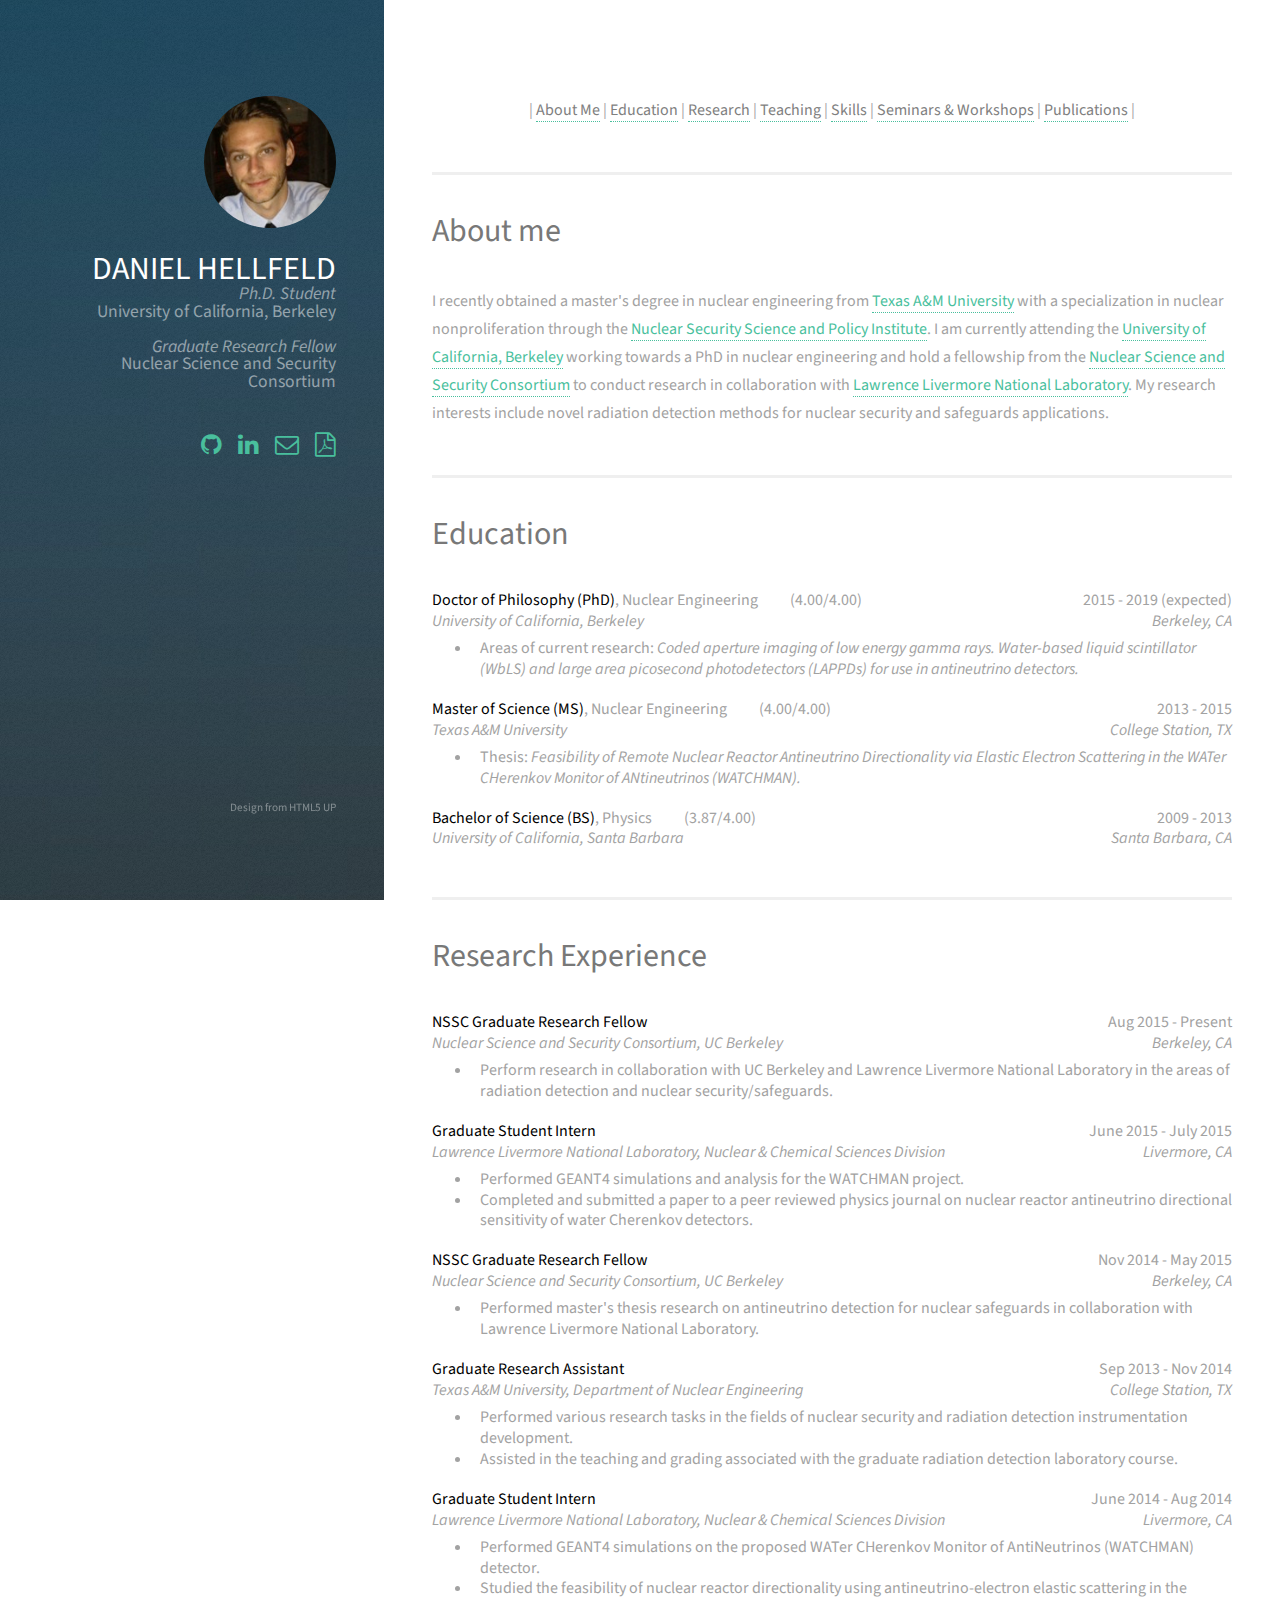
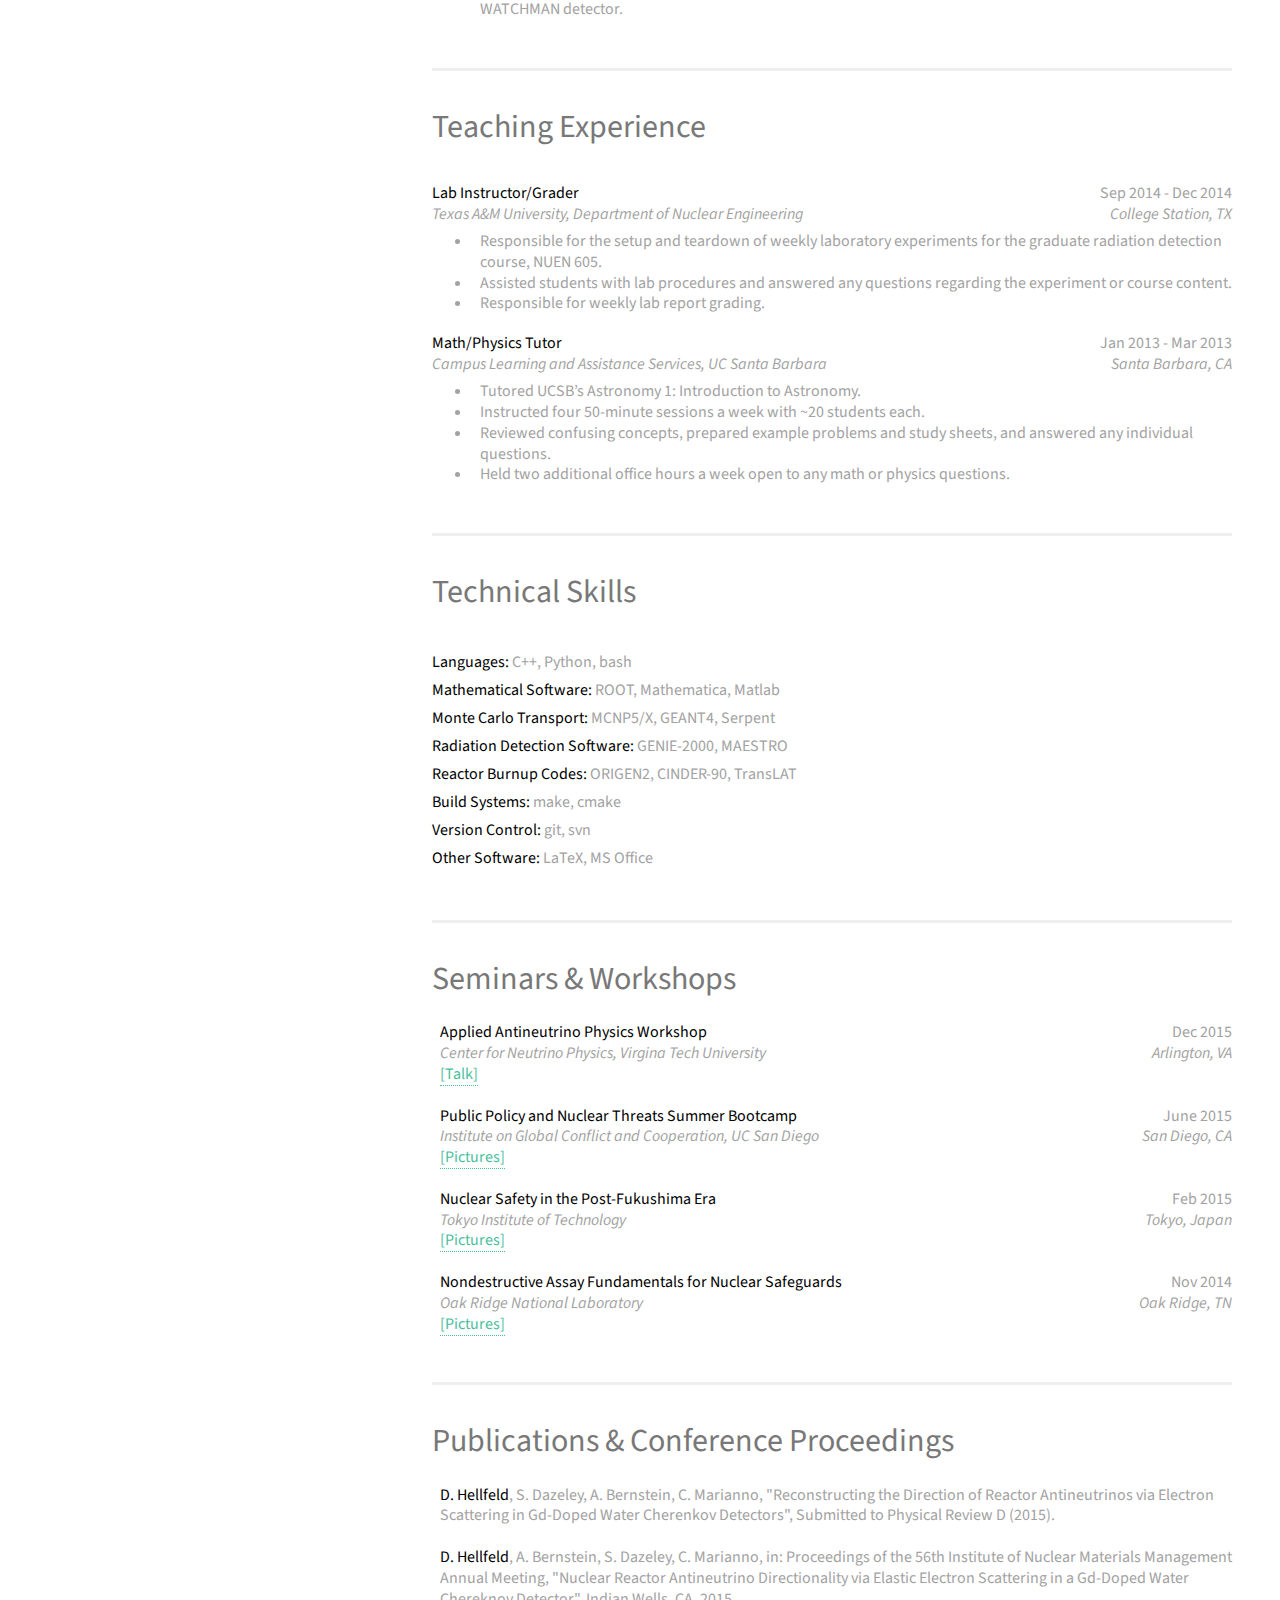
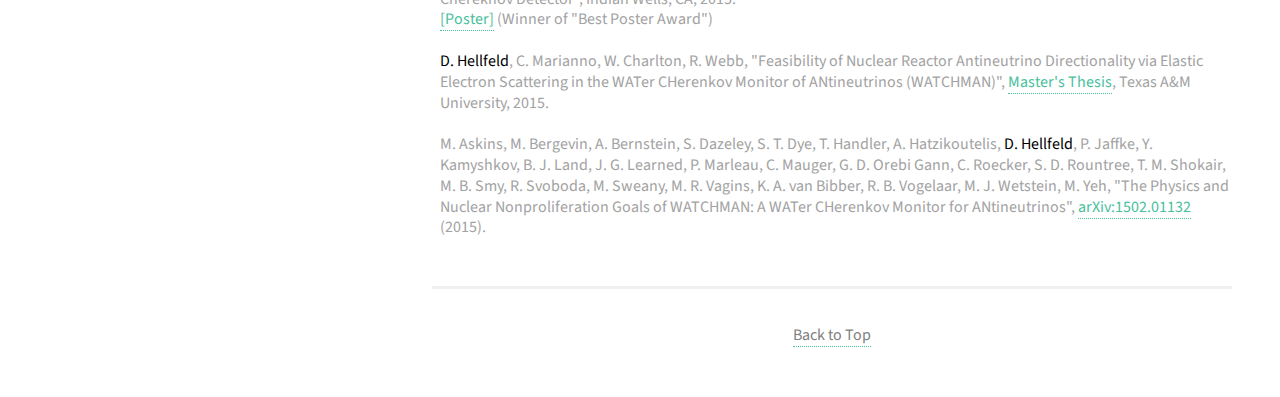
<file: index.html>
<!DOCTYPE HTML>
<!--
	Strata by HTML5 UP
	html5up.net | @n33co
	Free for personal and commercial use under the CCA 3.0 license (html5up.net/license)
-->
<html>

<style>
p#p01 {
    line-height: 1.3em;
}

ul#ul01{
	padding-left: 0em;
}

</style>

	<head>
		<title>dhellfeld.github.io</title>
		<meta charset="utf-8" />
		<meta name="viewport" content="width=device-width, initial-scale=1" />
		<!--[if lte IE 8]><script src="assets/js/ie/html5shiv.js"></script><![endif]-->
		<link rel="stylesheet" href="assets/css/main.css" />
		<!--[if lte IE 8]><link rel="stylesheet" href="assets/css/ie8.css" /><![endif]-->
	</head>
	<body id="top">

		<!-- Header -->
			<header id="header">
				<a class="image avatar"><img src="images/avatar.jpg" alt="" /></a>

				<h1><strong>DANIEL HELLFELD</strong><br><br></h1>

				<h2><i>Ph.D. Student</i><br>
					University of California, Berkeley<br><br>

					<i>Graduate Research Fellow</i><br>
					Nuclear Science and Security Consortium</h2><br><br>
					
					<!--
					Github <a href="http://github.com/dhellfeld" class="icon fa-github"></a><br>
					LinkedIn <a href="https://linkedin.com/in/danielhellfeld" class="icon fa-linkedin"></a><br>
					Email <a href="mailto:dhellfeld@berkeley.edu" class="icon fa-envelope-o"></a><br>
					CV <a href="CV/CV.pdf" class="icon fa-file-pdf-o"></a>
					-->

				<ul class="icons"; style="float: right">
					<li><a href="http://github.com/dhellfeld" class="icon fa-github"></a>
					<li><a href="https://linkedin.com/in/dhellfeld" class="icon fa-linkedin"></a>
					<li><a href="mailto:dhellfeld@berkeley.edu" class="icon fa-envelope-o"></a>
					<li><a href="CV/CV.pdf" class="icon fa-file-pdf-o"></a>
				</ul>

			</header>

			
			

		<!-- Main -->
			<div id="main">


			<section id="links">	
				<a id="home"></a>
				<center>
					| <a href="#about"><font color="grey">About Me</font></a>
					| <a href="#education"><font color="grey">Education</font></a>
					| <a href="#research"><font color="grey">Research</font></a>
					| <a href="#teaching"><font color="grey">Teaching</font></a>
					| <a href="#skills"><font color="grey">Skills</font></a>
					| <a href="#seminars_workshops"><font color="grey">Seminars & Workshops</font></a>
					| <a href="#publications"><font color="grey">Publications</font></a> |
				</center>
			</section>



				<!-- About me -->
					<section id="about me">
						<header class="major">
							<a id="about"><h2>About me</h2></a>
						</header>
						<p> I recently obtained a master's degree in nuclear engineering from <a href="https://engineering.tamu.edu/nuclear">Texas A&M University</a> with a specialization in nuclear nonproliferation through the <a href="http://nsspi.tamu.edu/">Nuclear Security Science and Policy Institute</a>. I am currently attending the <a href="http://www.nuc.berkeley.edu/">University of California, Berkeley</a> working towards a PhD in nuclear engineering and hold a fellowship from the <a href="http://nssc.berkeley.edu/">Nuclear Science and Security Consortium</a> to conduct research in collaboration with <a href="https://www.llnl.gov/">Lawrence Livermore National Laboratory</a>. My research interests include novel radiation detection methods for nuclear security and safeguards applications.</p>
					</section>


				<!-- Education -->
					<section id="education">
						<header class="major">
							<a id="education"><h2>Education</h2></a>
						</header>
						<p id="p01"><font color="black">Doctor of Philosophy (PhD)</font>, Nuclear Engineering<span style="display:inline-block; width: 2em"></span>(4.00/4.00)<span style="float: right">2015 - 2019 (expected)</span><br><em>University of California, Berkeley<span style="float: right">Berkeley, CA</span></em>
						<ul>
							<!-- <li>GPA: 4.0 -->
							<li> Areas of current research: <i>Coded aperture imaging of low energy gamma rays. Water-based liquid scintillator (WbLS) and large area picosecond photodetectors (LAPPDs) for use in antineutrino detectors.</i>
						</ul>
					</p>

						<p id="p01"><font color="black">Master of Science (MS)</font>, Nuclear Engineering<span style="display:inline-block; width: 2em"></span>(4.00/4.00)<span style="float: right">2013 - 2015</span><br><em>Texas A&M University<span style="float: right">College Station, TX</span></em>
						<ul>
							<!--  <li>GPA: 4.0 -->
							<li> Thesis: <i>Feasibility of Remote Nuclear Reactor Antineutrino Directionality via Elastic Electron Scattering in the WATer CHerenkov Monitor of ANtineutrinos (WATCHMAN).</i>
						</ul>
					</p>

						<p id="p01"><font color="black">Bachelor of Science (BS)</font>, Physics<span style="display:inline-block; width: 2em"></span>(3.87/4.00)<span style="float: right">2009 - 2013</span><br><em>University of California, Santa Barbara<span style="float: right">Santa Barbara, CA</span></em>
						<!--  
						<ul>
							 <li>GPA: 3.89 
						</ul> 
					    -->
					</p>
					</section>


				<!-- Research Experience -->
					<section id="experience">
						<header class="major">
							<a id="research"><h2>Research Experience</h2></a>
						</header>
						<p id="p01"><font color="black">NSSC Graduate Research Fellow</font><span style="float: right">Aug 2015 - Present</span><br><em>Nuclear Science and Security Consortium, UC Berkeley<span style="float: right">Berkeley, CA</span></em>
						<ul>
							<li> Perform research in collaboration with UC Berkeley and Lawrence Livermore National Laboratory in the areas of radiation detection and nuclear security/safeguards.
						</ul>
						</p>

						<p id="p01"><font color="black">Graduate Student Intern</font><span style="float: right">June 2015 - July 2015</span><br><em>Lawrence Livermore National Laboratory, Nuclear & Chemical Sciences Division<span style="float: right">Livermore, CA</span></em>
						<ul>
							<li> Performed GEANT4 simulations and analysis for the WATCHMAN project.
							<li> Completed and submitted a paper to a peer reviewed physics journal on nuclear reactor antineutrino directional sensitivity of water Cherenkov detectors.
						</ul>
						</p>

						<p id="p01"><font color="black">NSSC Graduate Research Fellow</font><span style="float: right">Nov 2014 - May 2015</span><br><em>Nuclear Science and Security Consortium, UC Berkeley<span style="float: right">Berkeley, CA</span></em>
						<ul>
							<li> Performed master's thesis research on antineutrino detection for nuclear safeguards in collaboration with Lawrence Livermore National Laboratory.
						</ul>
						</p>

						<p id="p01"><font color="black">Graduate Research Assistant</font><span style="float: right">Sep 2013 - Nov 2014</span><br><em>Texas A&M University, Department of Nuclear Engineering<span style="float: right">College Station, TX</span></em>
						<ul>
							<li> Performed various research tasks in the fields of nuclear security and radiation detection instrumentation development.
							<li> Assisted in the teaching and grading associated with the graduate radiation detection laboratory course.
						</ul>
						</p>

						<p id="p01"><font color="black">Graduate Student Intern</font><span style="float: right">June 2014 - Aug 2014</span><br><em>Lawrence Livermore National Laboratory, Nuclear & Chemical Sciences Division<span style="float: right">Livermore, CA</span></em>
						<ul>
							<li> Performed GEANT4 simulations on the proposed WATer CHerenkov Monitor of AntiNeutrinos (WATCHMAN) detector.
							<li> Studied the feasibility of nuclear reactor directionality using antineutrino-electron elastic scattering in the WATCHMAN detector.
						</ul>
						</p>

					</section>



				<!-- Teaching Experience -->
					<section id="teaching">
						<header class="major">
							<a id="teaching"><h2>Teaching Experience</h2></a>
						</header>
						<p id="p01"><font color="black">Lab Instructor/Grader</font><span style="float: right">Sep 2014 - Dec 2014</span><br><em>Texas A&M University, Department of Nuclear Engineering<span style="float: right">College Station, TX</span></em>
						<ul>
							<li> Responsible for the setup and teardown of weekly laboratory experiments for the graduate radiation detection course, NUEN 605.
							<li> Assisted students with lab procedures and answered any questions regarding the experiment or course content.
							<li> Responsible for weekly lab report grading.
						</ul>
						</p>

						<p id="p01"><font color="black">Math/Physics Tutor</font><span style="float: right">Jan 2013 - Mar 2013</span><br><em>Campus Learning and Assistance Services, UC Santa Barbara<span style="float: right">Santa Barbara, CA</span></em>
						<ul>
							<li> Tutored UCSB’s Astronomy 1: Introduction to Astronomy.
							<li> Instructed four 50-minute sessions a week with ~20 students each.
							<li> Reviewed confusing concepts, prepared example problems and study sheets, and answered any individual questions.
							<li> Held two additional office hours a week open to any math or physics questions.
						</ul>
						</p>

					</section>




				<!-- Skills -->
					<section id="skills">
						<header class="major">
							<a id="skills"><h2>Technical Skills</h2></a>
						</header>
						<p> <font color="black">Languages:</font> C++, Python, bash <br>
							<font color="black">Mathematical Software:</font> ROOT, Mathematica, Matlab <br>
							<font color="black">Monte Carlo Transport:</font> MCNP5/X, GEANT4, Serpent <br>
							<font color="black">Radiation Detection Software:</font> GENIE-2000, MAESTRO <br>
							<font color="black">Reactor Burnup Codes:</font> ORIGEN2, CINDER-90, TransLAT <br>
							<font color="black">Build Systems:</font> make, cmake <br>
							<font color="black">Version Control:</font> git, svn <br>
							<font color="black">Other Software:</font> LaTeX, MS Office</p>
					</section>


				<!-- Seminars/Workshops -->
					<section id="Conferences">
						<header class="major">
							<a id="seminars_workshops"><h2>Seminars & Workshops</h2></a>
						</header>
						<ul id="ul01", style="list-style-type:none">
							<li><font color="black">Applied Antineutrino Physics Workshop</font><span style="float: right">Dec 2015</span><br>
								<i>Center for Neutrino Physics, Virgina Tech University<span style="float: right">Arlington, VA</span></i><br>
								<a href="talks/AAP15_Hellfeld.pdf">[Talk]</a><br><br>

							<li><font color="black">Public Policy and Nuclear Threats Summer Bootcamp</font><span style="float: right">June 2015</span><br>
								<i>Institute on Global Conflict and Cooperation, UC San Diego<span style="float: right">San Diego, CA</span></i><br>
								<a href="pictures/ppnt_pictures.html">[Pictures]</a><br><br>

							<li><font color="black">Nuclear Safety in the Post-Fukushima Era</font><span style="float: right">Feb 2015</span><br>
								<i>Tokyo Institute of Technology<span style="float: right">Tokyo, Japan</span></i><br>
								<a href="pictures/japan_pictures.html">[Pictures]</a><br><br>

					
							<li><font color="black">Nondestructive Assay Fundamentals for Nuclear Safeguards</font><span style="float: right">Nov 2014</span><br>
								<i>Oak Ridge National Laboratory<span style="float: right">Oak Ridge, TN</span></i><br>
								<a href="pictures/ornl_pictures.html">[Pictures]</a>
						</ul>
					</section>


				<!-- Publications -->
					<section id="publications">
						<header class="major">
							<a id="publications"><h2>Publications & Conference Proceedings</h2></a>
						</header>
						<ul id="ul01", style="list-style-type:none">
							<li><font color="black">D. Hellfeld</font>, S. Dazeley, A. Bernstein, C. Marianno, "Reconstructing the Direction of Reactor Antineutrinos via Electron Scattering in Gd-Doped Water Cherenkov Detectors", Submitted to Physical Review D (2015). <br><br>

							<li><font color="black">D. Hellfeld</font>, A. Bernstein, S. Dazeley, C. Marianno, in: Proceedings of the 56th Institute of Nuclear Materials Management Annual Meeting, "Nuclear Reactor Antineutrino Directionality via Elastic Electron Scattering in a Gd-Doped Water Chereknov Detector", Indian Wells, CA, 2015. <br>
							<a href="talks/Poster.pdf">[Poster]</a> (Winner of "Best Poster Award")<br><br>

							<li><font color="black">D. Hellfeld</font>, C. Marianno, W. Charlton, R. Webb, "Feasibility of Nuclear Reactor Antineutrino Directionality via Elastic Electron Scattering in the WATer CHerenkov Monitor of ANtineutrinos (WATCHMAN)", <a href="http://hdl.handle.net/1969.1/155140">Master's Thesis</a>, Texas A&M University, 2015. <br><br>

							<li>M. Askins, M. Bergevin, A. Bernstein, S. Dazeley, S. T. Dye, T. Handler, A. Hatzikoutelis, <font color="black">D. Hellfeld</font>, P. Jaffke, Y. Kamyshkov, B. J. Land, J. G. Learned, P. Marleau, C. Mauger, G. D. Orebi Gann, C. Roecker, S. D. Rountree, T. M. Shokair, M. B. Smy, R. Svoboda, M. Sweany, M. R. Vagins, K. A. van Bibber, R. B. Vogelaar, M. J. Wetstein, M. Yeh, "The Physics and Nuclear Nonproliferation Goals of WATCHMAN: A WATer CHerenkov Monitor for ANtineutrinos", <a href="http://arxiv.org/abs/1502.01132">arXiv:1502.01132</a> (2015).
						</ul>
					</section>



					<section id="home">
					<center>
						<a href="#home"><font color="grey">Back to Top</font></a>
					</center>
					</section>

			</div>
		
		<!-- Footer -->
			<footer id="footer">
				<ul class="copyright">
					<li>Design from HTML5 UP</li>
				</ul>
			</footer>

		<!-- Scripts -->
			<script src="assets/js/jquery.min.js"></script>
			<script src="assets/js/jquery.poptrox.min.js"></script>
			<script src="assets/js/skel.min.js"></script>
			<script src="assets/js/util.js"></script>
			<!--[if lte IE 8]><script src="assets/js/ie/respond.min.js"></script><![endif]-->
			<script src="assets/js/main.js"></script>

	</body>
</html>
</file>
<file: assets/css/main.css>
@import url("font-awesome.min.css");
@import url("https://fonts.googleapis.com/css?family=Source+Sans+Pro:400,400italic");

/*
	Strata by HTML5 UP
	html5up.net | @n33co
	Free for personal and commercial use under the CCA 3.0 license (html5up.net/license)
*/

/* Reset */

	html, body, div, span, applet, object, iframe, h1, h2, h3, h4, h5, h6, p, blockquote, pre, a, abbr, acronym, address, big, cite, code, del, dfn, em, img, ins, kbd, q, s, samp, small, strike, strong, sub, sup, tt, var, b, u, i, center, dl, dt, dd, ol, ul, li, fieldset, form, label, legend, table, caption, tbody, tfoot, thead, tr, th, td, article, aside, canvas, details, embed, figure, figcaption, footer, header, hgroup, menu, nav, output, ruby, section, summary, time, mark, audio, video {
		margin: 0;
		padding: 0;
		border: 0;
		font-size: 100%;
		font: inherit;
		vertical-align: baseline;
	}

	article, aside, details, figcaption, figure, footer, header, hgroup, menu, nav, section {
		display: block;
	}

	body {
		line-height: 1;
	}

	ol, ul {
		list-style: none;
	}

	blockquote, q {
		quotes: none;
	}

	blockquote:before, blockquote:after, q:before, q:after {
		content: '';
		content: none;
	}

	table {
		border-collapse: collapse;
		border-spacing: 0;
	}

	body {
		-webkit-text-size-adjust: none;
	}

/* Box Model */

	*, *:before, *:after {
		-moz-box-sizing: border-box;
		-webkit-box-sizing: border-box;
		box-sizing: border-box;
	}

/* Containers */

	.container {
		margin-left: auto;
		margin-right: auto;
	}

	.container.\31 25\25 {
		width: 100%;
		max-width: 1200px;
		min-width: 960px;
	}

	.container.\37 5\25 {
		width: 720px;
	}

	.container.\35 0\25 {
		width: 480px;
	}

	.container.\32 5\25 {
		width: 240px;
	}

	.container {
		width: 960px;
	}

	@media screen and (max-width: 1800px) {

		.container.\31 25\25 {
			width: 100%;
			max-width: 1200px;
			min-width: 960px;
		}

		.container.\37 5\25 {
			width: 720px;
		}

		.container.\35 0\25 {
			width: 480px;
		}

		.container.\32 5\25 {
			width: 240px;
		}

		.container {
			width: 960px;
		}

	}

	@media screen and (max-width: 1280px) {

		.container.\31 25\25 {
			width: 100%;
			max-width: 1200px;
			min-width: 960px;
		}

		.container.\37 5\25 {
			width: 720px;
		}

		.container.\35 0\25 {
			width: 480px;
		}

		.container.\32 5\25 {
			width: 240px;
		}

		.container {
			width: 960px;
		}

	}

	@media screen and (max-width: 980px) {

		.container.\31 25\25 {
			width: 100%;
			max-width: 1200px;
			min-width: 960px;
		}

		.container.\37 5\25 {
			width: 720px;
		}

		.container.\35 0\25 {
			width: 480px;
		}

		.container.\32 5\25 {
			width: 240px;
		}

		.container {
			width: 960px;
		}

	}

	@media screen and (max-width: 736px) {

		.container.\31 25\25 {
			width: 100%;
			max-width: 1200px;
			min-width: 960px;
		}

		.container.\37 5\25 {
			width: 720px;
		}

		.container.\35 0\25 {
			width: 480px;
		}

		.container.\32 5\25 {
			width: 240px;
		}

		.container {
			width: 960px;
		}

	}

	@media screen and (max-width: 480px) {

		.container.\31 25\25 {
			width: 100%;
			max-width: 1200px;
			min-width: 960px;
		}

		.container.\37 5\25 {
			width: 720px;
		}

		.container.\35 0\25 {
			width: 480px;
		}

		.container.\32 5\25 {
			width: 240px;
		}

		.container {
			width: 960px;
		}

	}

/* Grid */

	.row {
		border-bottom: solid 1px transparent;
		-moz-box-sizing: border-box;
		-webkit-box-sizing: border-box;
		box-sizing: border-box;
	}

	.row > * {
		float: left;
		-moz-box-sizing: border-box;
		-webkit-box-sizing: border-box;
		box-sizing: border-box;
	}

	.row:after, .row:before {
		content: '';
		display: block;
		clear: both;
		height: 0;
	}

	.row.uniform > * > :first-child {
		margin-top: 0;
	}

	.row.uniform > * > :last-child {
		margin-bottom: 0;
	}

	.row.\30 \25 > * {
		padding: 0 0 0 0em;
	}

	.row.\30 \25 {
		margin: 0 0 -1px 0em;
	}

	.row.uniform.\30 \25 > * {
		padding: 0em 0 0 0em;
	}

	.row.uniform.\30 \25 {
		margin: 0em 0 -1px 0em;
	}

	.row > * {
		padding: 0 0 0 2.5em;
	}

	.row {
		margin: 0 0 -1px -2.5em;
	}

	.row.uniform > * {
		padding: 2.5em 0 0 2.5em;
	}

	.row.uniform {
		margin: -2.5em 0 -1px -2.5em;
	}

	.row.\32 00\25 > * {
		padding: 0 0 0 5em;
	}

	.row.\32 00\25 {
		margin: 0 0 -1px -5em;
	}

	.row.uniform.\32 00\25 > * {
		padding: 5em 0 0 5em;
	}

	.row.uniform.\32 00\25 {
		margin: -5em 0 -1px -5em;
	}

	.row.\31 50\25 > * {
		padding: 0 0 0 3.75em;
	}

	.row.\31 50\25 {
		margin: 0 0 -1px -3.75em;
	}

	.row.uniform.\31 50\25 > * {
		padding: 3.75em 0 0 3.75em;
	}

	.row.uniform.\31 50\25 {
		margin: -3.75em 0 -1px -3.75em;
	}

	.row.\35 0\25 > * {
		padding: 0 0 0 1.25em;
	}

	.row.\35 0\25 {
		margin: 0 0 -1px -1.25em;
	}

	.row.uniform.\35 0\25 > * {
		padding: 1.25em 0 0 1.25em;
	}

	.row.uniform.\35 0\25 {
		margin: -1.25em 0 -1px -1.25em;
	}

	.row.\32 5\25 > * {
		padding: 0 0 0 0.625em;
	}

	.row.\32 5\25 {
		margin: 0 0 -1px -0.625em;
	}

	.row.uniform.\32 5\25 > * {
		padding: 0.625em 0 0 0.625em;
	}

	.row.uniform.\32 5\25 {
		margin: -0.625em 0 -1px -0.625em;
	}

	.\31 2u, .\31 2u\24 {
		width: 100%;
		clear: none;
		margin-left: 0;
	}

	.\31 1u, .\31 1u\24 {
		width: 91.6666666667%;
		clear: none;
		margin-left: 0;
	}

	.\31 0u, .\31 0u\24 {
		width: 83.3333333333%;
		clear: none;
		margin-left: 0;
	}

	.\39 u, .\39 u\24 {
		width: 75%;
		clear: none;
		margin-left: 0;
	}

	.\38 u, .\38 u\24 {
		width: 66.6666666667%;
		clear: none;
		margin-left: 0;
	}

	.\37 u, .\37 u\24 {
		width: 58.3333333333%;
		clear: none;
		margin-left: 0;
	}

	.\36 u, .\36 u\24 {
		width: 50%;
		clear: none;
		margin-left: 0;
	}

	.\35 u, .\35 u\24 {
		width: 41.6666666667%;
		clear: none;
		margin-left: 0;
	}

	.\34 u, .\34 u\24 {
		width: 33.3333333333%;
		clear: none;
		margin-left: 0;
	}

	.\33 u, .\33 u\24 {
		width: 25%;
		clear: none;
		margin-left: 0;
	}

	.\32 u, .\32 u\24 {
		width: 16.6666666667%;
		clear: none;
		margin-left: 0;
	}

	.\31 u, .\31 u\24 {
		width: 8.3333333333%;
		clear: none;
		margin-left: 0;
	}

	.\31 2u\24 + *,
	.\31 1u\24 + *,
	.\31 0u\24 + *,
	.\39 u\24 + *,
	.\38 u\24 + *,
	.\37 u\24 + *,
	.\36 u\24 + *,
	.\35 u\24 + *,
	.\34 u\24 + *,
	.\33 u\24 + *,
	.\32 u\24 + *,
	.\31 u\24 + * {
		clear: left;
	}

	.\-11u {
		margin-left: 91.66667%;
	}

	.\-10u {
		margin-left: 83.33333%;
	}

	.\-9u {
		margin-left: 75%;
	}

	.\-8u {
		margin-left: 66.66667%;
	}

	.\-7u {
		margin-left: 58.33333%;
	}

	.\-6u {
		margin-left: 50%;
	}

	.\-5u {
		margin-left: 41.66667%;
	}

	.\-4u {
		margin-left: 33.33333%;
	}

	.\-3u {
		margin-left: 25%;
	}

	.\-2u {
		margin-left: 16.66667%;
	}

	.\-1u {
		margin-left: 8.33333%;
	}

	@media screen and (max-width: 1800px) {

		.row > * {
			padding: 0 0 0 2.5em;
		}

		.row {
			margin: 0 0 -1px -2.5em;
		}

		.row.uniform > * {
			padding: 2.5em 0 0 2.5em;
		}

		.row.uniform {
			margin: -2.5em 0 -1px -2.5em;
		}

		.row.\32 00\25 > * {
			padding: 0 0 0 5em;
		}

		.row.\32 00\25 {
			margin: 0 0 -1px -5em;
		}

		.row.uniform.\32 00\25 > * {
			padding: 5em 0 0 5em;
		}

		.row.uniform.\32 00\25 {
			margin: -5em 0 -1px -5em;
		}

		.row.\31 50\25 > * {
			padding: 0 0 0 3.75em;
		}

		.row.\31 50\25 {
			margin: 0 0 -1px -3.75em;
		}

		.row.uniform.\31 50\25 > * {
			padding: 3.75em 0 0 3.75em;
		}

		.row.uniform.\31 50\25 {
			margin: -3.75em 0 -1px -3.75em;
		}

		.row.\35 0\25 > * {
			padding: 0 0 0 1.25em;
		}

		.row.\35 0\25 {
			margin: 0 0 -1px -1.25em;
		}

		.row.uniform.\35 0\25 > * {
			padding: 1.25em 0 0 1.25em;
		}

		.row.uniform.\35 0\25 {
			margin: -1.25em 0 -1px -1.25em;
		}

		.row.\32 5\25 > * {
			padding: 0 0 0 0.625em;
		}

		.row.\32 5\25 {
			margin: 0 0 -1px -0.625em;
		}

		.row.uniform.\32 5\25 > * {
			padding: 0.625em 0 0 0.625em;
		}

		.row.uniform.\32 5\25 {
			margin: -0.625em 0 -1px -0.625em;
		}

		.\31 2u\28xlarge\29, .\31 2u\24\28xlarge\29 {
			width: 100%;
			clear: none;
			margin-left: 0;
		}

		.\31 1u\28xlarge\29, .\31 1u\24\28xlarge\29 {
			width: 91.6666666667%;
			clear: none;
			margin-left: 0;
		}

		.\31 0u\28xlarge\29, .\31 0u\24\28xlarge\29 {
			width: 83.3333333333%;
			clear: none;
			margin-left: 0;
		}

		.\39 u\28xlarge\29, .\39 u\24\28xlarge\29 {
			width: 75%;
			clear: none;
			margin-left: 0;
		}

		.\38 u\28xlarge\29, .\38 u\24\28xlarge\29 {
			width: 66.6666666667%;
			clear: none;
			margin-left: 0;
		}

		.\37 u\28xlarge\29, .\37 u\24\28xlarge\29 {
			width: 58.3333333333%;
			clear: none;
			margin-left: 0;
		}

		.\36 u\28xlarge\29, .\36 u\24\28xlarge\29 {
			width: 50%;
			clear: none;
			margin-left: 0;
		}

		.\35 u\28xlarge\29, .\35 u\24\28xlarge\29 {
			width: 41.6666666667%;
			clear: none;
			margin-left: 0;
		}

		.\34 u\28xlarge\29, .\34 u\24\28xlarge\29 {
			width: 33.3333333333%;
			clear: none;
			margin-left: 0;
		}

		.\33 u\28xlarge\29, .\33 u\24\28xlarge\29 {
			width: 25%;
			clear: none;
			margin-left: 0;
		}

		.\32 u\28xlarge\29, .\32 u\24\28xlarge\29 {
			width: 16.6666666667%;
			clear: none;
			margin-left: 0;
		}

		.\31 u\28xlarge\29, .\31 u\24\28xlarge\29 {
			width: 8.3333333333%;
			clear: none;
			margin-left: 0;
		}

		.\31 2u\24\28xlarge\29 + *,
		.\31 1u\24\28xlarge\29 + *,
		.\31 0u\24\28xlarge\29 + *,
		.\39 u\24\28xlarge\29 + *,
		.\38 u\24\28xlarge\29 + *,
		.\37 u\24\28xlarge\29 + *,
		.\36 u\24\28xlarge\29 + *,
		.\35 u\24\28xlarge\29 + *,
		.\34 u\24\28xlarge\29 + *,
		.\33 u\24\28xlarge\29 + *,
		.\32 u\24\28xlarge\29 + *,
		.\31 u\24\28xlarge\29 + * {
			clear: left;
		}

		.\-11u\28xlarge\29 {
			margin-left: 91.66667%;
		}

		.\-10u\28xlarge\29 {
			margin-left: 83.33333%;
		}

		.\-9u\28xlarge\29 {
			margin-left: 75%;
		}

		.\-8u\28xlarge\29 {
			margin-left: 66.66667%;
		}

		.\-7u\28xlarge\29 {
			margin-left: 58.33333%;
		}

		.\-6u\28xlarge\29 {
			margin-left: 50%;
		}

		.\-5u\28xlarge\29 {
			margin-left: 41.66667%;
		}

		.\-4u\28xlarge\29 {
			margin-left: 33.33333%;
		}

		.\-3u\28xlarge\29 {
			margin-left: 25%;
		}

		.\-2u\28xlarge\29 {
			margin-left: 16.66667%;
		}

		.\-1u\28xlarge\29 {
			margin-left: 8.33333%;
		}

	}

	@media screen and (max-width: 1280px) {

		.row > * {
			padding: 0 0 0 2em;
		}

		.row {
			margin: 0 0 -1px -2em;
		}

		.row.uniform > * {
			padding: 2em 0 0 2em;
		}

		.row.uniform {
			margin: -2em 0 -1px -2em;
		}

		.row.\32 00\25 > * {
			padding: 0 0 0 4em;
		}

		.row.\32 00\25 {
			margin: 0 0 -1px -4em;
		}

		.row.uniform.\32 00\25 > * {
			padding: 4em 0 0 4em;
		}

		.row.uniform.\32 00\25 {
			margin: -4em 0 -1px -4em;
		}

		.row.\31 50\25 > * {
			padding: 0 0 0 3em;
		}

		.row.\31 50\25 {
			margin: 0 0 -1px -3em;
		}

		.row.uniform.\31 50\25 > * {
			padding: 3em 0 0 3em;
		}

		.row.uniform.\31 50\25 {
			margin: -3em 0 -1px -3em;
		}

		.row.\35 0\25 > * {
			padding: 0 0 0 1em;
		}

		.row.\35 0\25 {
			margin: 0 0 -1px -1em;
		}

		.row.uniform.\35 0\25 > * {
			padding: 1em 0 0 1em;
		}

		.row.uniform.\35 0\25 {
			margin: -1em 0 -1px -1em;
		}

		.row.\32 5\25 > * {
			padding: 0 0 0 0.5em;
		}

		.row.\32 5\25 {
			margin: 0 0 -1px -0.5em;
		}

		.row.uniform.\32 5\25 > * {
			padding: 0.5em 0 0 0.5em;
		}

		.row.uniform.\32 5\25 {
			margin: -0.5em 0 -1px -0.5em;
		}

		.\31 2u\28large\29, .\31 2u\24\28large\29 {
			width: 100%;
			clear: none;
			margin-left: 0;
		}

		.\31 1u\28large\29, .\31 1u\24\28large\29 {
			width: 91.6666666667%;
			clear: none;
			margin-left: 0;
		}

		.\31 0u\28large\29, .\31 0u\24\28large\29 {
			width: 83.3333333333%;
			clear: none;
			margin-left: 0;
		}

		.\39 u\28large\29, .\39 u\24\28large\29 {
			width: 75%;
			clear: none;
			margin-left: 0;
		}

		.\38 u\28large\29, .\38 u\24\28large\29 {
			width: 66.6666666667%;
			clear: none;
			margin-left: 0;
		}

		.\37 u\28large\29, .\37 u\24\28large\29 {
			width: 58.3333333333%;
			clear: none;
			margin-left: 0;
		}

		.\36 u\28large\29, .\36 u\24\28large\29 {
			width: 50%;
			clear: none;
			margin-left: 0;
		}

		.\35 u\28large\29, .\35 u\24\28large\29 {
			width: 41.6666666667%;
			clear: none;
			margin-left: 0;
		}

		.\34 u\28large\29, .\34 u\24\28large\29 {
			width: 33.3333333333%;
			clear: none;
			margin-left: 0;
		}

		.\33 u\28large\29, .\33 u\24\28large\29 {
			width: 25%;
			clear: none;
			margin-left: 0;
		}

		.\32 u\28large\29, .\32 u\24\28large\29 {
			width: 16.6666666667%;
			clear: none;
			margin-left: 0;
		}

		.\31 u\28large\29, .\31 u\24\28large\29 {
			width: 8.3333333333%;
			clear: none;
			margin-left: 0;
		}

		.\31 2u\24\28large\29 + *,
		.\31 1u\24\28large\29 + *,
		.\31 0u\24\28large\29 + *,
		.\39 u\24\28large\29 + *,
		.\38 u\24\28large\29 + *,
		.\37 u\24\28large\29 + *,
		.\36 u\24\28large\29 + *,
		.\35 u\24\28large\29 + *,
		.\34 u\24\28large\29 + *,
		.\33 u\24\28large\29 + *,
		.\32 u\24\28large\29 + *,
		.\31 u\24\28large\29 + * {
			clear: left;
		}

		.\-11u\28large\29 {
			margin-left: 91.66667%;
		}

		.\-10u\28large\29 {
			margin-left: 83.33333%;
		}

		.\-9u\28large\29 {
			margin-left: 75%;
		}

		.\-8u\28large\29 {
			margin-left: 66.66667%;
		}

		.\-7u\28large\29 {
			margin-left: 58.33333%;
		}

		.\-6u\28large\29 {
			margin-left: 50%;
		}

		.\-5u\28large\29 {
			margin-left: 41.66667%;
		}

		.\-4u\28large\29 {
			margin-left: 33.33333%;
		}

		.\-3u\28large\29 {
			margin-left: 25%;
		}

		.\-2u\28large\29 {
			margin-left: 16.66667%;
		}

		.\-1u\28large\29 {
			margin-left: 8.33333%;
		}

	}

	@media screen and (max-width: 980px) {

		.row > * {
			padding: 0 0 0 2em;
		}

		.row {
			margin: 0 0 -1px -2em;
		}

		.row.uniform > * {
			padding: 2em 0 0 2em;
		}

		.row.uniform {
			margin: -2em 0 -1px -2em;
		}

		.row.\32 00\25 > * {
			padding: 0 0 0 4em;
		}

		.row.\32 00\25 {
			margin: 0 0 -1px -4em;
		}

		.row.uniform.\32 00\25 > * {
			padding: 4em 0 0 4em;
		}

		.row.uniform.\32 00\25 {
			margin: -4em 0 -1px -4em;
		}

		.row.\31 50\25 > * {
			padding: 0 0 0 3em;
		}

		.row.\31 50\25 {
			margin: 0 0 -1px -3em;
		}

		.row.uniform.\31 50\25 > * {
			padding: 3em 0 0 3em;
		}

		.row.uniform.\31 50\25 {
			margin: -3em 0 -1px -3em;
		}

		.row.\35 0\25 > * {
			padding: 0 0 0 1em;
		}

		.row.\35 0\25 {
			margin: 0 0 -1px -1em;
		}

		.row.uniform.\35 0\25 > * {
			padding: 1em 0 0 1em;
		}

		.row.uniform.\35 0\25 {
			margin: -1em 0 -1px -1em;
		}

		.row.\32 5\25 > * {
			padding: 0 0 0 0.5em;
		}

		.row.\32 5\25 {
			margin: 0 0 -1px -0.5em;
		}

		.row.uniform.\32 5\25 > * {
			padding: 0.5em 0 0 0.5em;
		}

		.row.uniform.\32 5\25 {
			margin: -0.5em 0 -1px -0.5em;
		}

		.\31 2u\28medium\29, .\31 2u\24\28medium\29 {
			width: 100%;
			clear: none;
			margin-left: 0;
		}

		.\31 1u\28medium\29, .\31 1u\24\28medium\29 {
			width: 91.6666666667%;
			clear: none;
			margin-left: 0;
		}

		.\31 0u\28medium\29, .\31 0u\24\28medium\29 {
			width: 83.3333333333%;
			clear: none;
			margin-left: 0;
		}

		.\39 u\28medium\29, .\39 u\24\28medium\29 {
			width: 75%;
			clear: none;
			margin-left: 0;
		}

		.\38 u\28medium\29, .\38 u\24\28medium\29 {
			width: 66.6666666667%;
			clear: none;
			margin-left: 0;
		}

		.\37 u\28medium\29, .\37 u\24\28medium\29 {
			width: 58.3333333333%;
			clear: none;
			margin-left: 0;
		}

		.\36 u\28medium\29, .\36 u\24\28medium\29 {
			width: 50%;
			clear: none;
			margin-left: 0;
		}

		.\35 u\28medium\29, .\35 u\24\28medium\29 {
			width: 41.6666666667%;
			clear: none;
			margin-left: 0;
		}

		.\34 u\28medium\29, .\34 u\24\28medium\29 {
			width: 33.3333333333%;
			clear: none;
			margin-left: 0;
		}

		.\33 u\28medium\29, .\33 u\24\28medium\29 {
			width: 25%;
			clear: none;
			margin-left: 0;
		}

		.\32 u\28medium\29, .\32 u\24\28medium\29 {
			width: 16.6666666667%;
			clear: none;
			margin-left: 0;
		}

		.\31 u\28medium\29, .\31 u\24\28medium\29 {
			width: 8.3333333333%;
			clear: none;
			margin-left: 0;
		}

		.\31 2u\24\28medium\29 + *,
		.\31 1u\24\28medium\29 + *,
		.\31 0u\24\28medium\29 + *,
		.\39 u\24\28medium\29 + *,
		.\38 u\24\28medium\29 + *,
		.\37 u\24\28medium\29 + *,
		.\36 u\24\28medium\29 + *,
		.\35 u\24\28medium\29 + *,
		.\34 u\24\28medium\29 + *,
		.\33 u\24\28medium\29 + *,
		.\32 u\24\28medium\29 + *,
		.\31 u\24\28medium\29 + * {
			clear: left;
		}

		.\-11u\28medium\29 {
			margin-left: 91.66667%;
		}

		.\-10u\28medium\29 {
			margin-left: 83.33333%;
		}

		.\-9u\28medium\29 {
			margin-left: 75%;
		}

		.\-8u\28medium\29 {
			margin-left: 66.66667%;
		}

		.\-7u\28medium\29 {
			margin-left: 58.33333%;
		}

		.\-6u\28medium\29 {
			margin-left: 50%;
		}

		.\-5u\28medium\29 {
			margin-left: 41.66667%;
		}

		.\-4u\28medium\29 {
			margin-left: 33.33333%;
		}

		.\-3u\28medium\29 {
			margin-left: 25%;
		}

		.\-2u\28medium\29 {
			margin-left: 16.66667%;
		}

		.\-1u\28medium\29 {
			margin-left: 8.33333%;
		}

	}

	@media screen and (max-width: 736px) {

		.row > * {
			padding: 0 0 0 1.5em;
		}

		.row {
			margin: 0 0 -1px -1.5em;
		}

		.row.uniform > * {
			padding: 1.5em 0 0 1.5em;
		}

		.row.uniform {
			margin: -1.5em 0 -1px -1.5em;
		}

		.row.\32 00\25 > * {
			padding: 0 0 0 3em;
		}

		.row.\32 00\25 {
			margin: 0 0 -1px -3em;
		}

		.row.uniform.\32 00\25 > * {
			padding: 3em 0 0 3em;
		}

		.row.uniform.\32 00\25 {
			margin: -3em 0 -1px -3em;
		}

		.row.\31 50\25 > * {
			padding: 0 0 0 2.25em;
		}

		.row.\31 50\25 {
			margin: 0 0 -1px -2.25em;
		}

		.row.uniform.\31 50\25 > * {
			padding: 2.25em 0 0 2.25em;
		}

		.row.uniform.\31 50\25 {
			margin: -2.25em 0 -1px -2.25em;
		}

		.row.\35 0\25 > * {
			padding: 0 0 0 0.75em;
		}

		.row.\35 0\25 {
			margin: 0 0 -1px -0.75em;
		}

		.row.uniform.\35 0\25 > * {
			padding: 0.75em 0 0 0.75em;
		}

		.row.uniform.\35 0\25 {
			margin: -0.75em 0 -1px -0.75em;
		}

		.row.\32 5\25 > * {
			padding: 0 0 0 0.375em;
		}

		.row.\32 5\25 {
			margin: 0 0 -1px -0.375em;
		}

		.row.uniform.\32 5\25 > * {
			padding: 0.375em 0 0 0.375em;
		}

		.row.uniform.\32 5\25 {
			margin: -0.375em 0 -1px -0.375em;
		}

		.\31 2u\28small\29, .\31 2u\24\28small\29 {
			width: 100%;
			clear: none;
			margin-left: 0;
		}

		.\31 1u\28small\29, .\31 1u\24\28small\29 {
			width: 91.6666666667%;
			clear: none;
			margin-left: 0;
		}

		.\31 0u\28small\29, .\31 0u\24\28small\29 {
			width: 83.3333333333%;
			clear: none;
			margin-left: 0;
		}

		.\39 u\28small\29, .\39 u\24\28small\29 {
			width: 75%;
			clear: none;
			margin-left: 0;
		}

		.\38 u\28small\29, .\38 u\24\28small\29 {
			width: 66.6666666667%;
			clear: none;
			margin-left: 0;
		}

		.\37 u\28small\29, .\37 u\24\28small\29 {
			width: 58.3333333333%;
			clear: none;
			margin-left: 0;
		}

		.\36 u\28small\29, .\36 u\24\28small\29 {
			width: 50%;
			clear: none;
			margin-left: 0;
		}

		.\35 u\28small\29, .\35 u\24\28small\29 {
			width: 41.6666666667%;
			clear: none;
			margin-left: 0;
		}

		.\34 u\28small\29, .\34 u\24\28small\29 {
			width: 33.3333333333%;
			clear: none;
			margin-left: 0;
		}

		.\33 u\28small\29, .\33 u\24\28small\29 {
			width: 25%;
			clear: none;
			margin-left: 0;
		}

		.\32 u\28small\29, .\32 u\24\28small\29 {
			width: 16.6666666667%;
			clear: none;
			margin-left: 0;
		}

		.\31 u\28small\29, .\31 u\24\28small\29 {
			width: 8.3333333333%;
			clear: none;
			margin-left: 0;
		}

		.\31 2u\24\28small\29 + *,
		.\31 1u\24\28small\29 + *,
		.\31 0u\24\28small\29 + *,
		.\39 u\24\28small\29 + *,
		.\38 u\24\28small\29 + *,
		.\37 u\24\28small\29 + *,
		.\36 u\24\28small\29 + *,
		.\35 u\24\28small\29 + *,
		.\34 u\24\28small\29 + *,
		.\33 u\24\28small\29 + *,
		.\32 u\24\28small\29 + *,
		.\31 u\24\28small\29 + * {
			clear: left;
		}

		.\-11u\28small\29 {
			margin-left: 91.66667%;
		}

		.\-10u\28small\29 {
			margin-left: 83.33333%;
		}

		.\-9u\28small\29 {
			margin-left: 75%;
		}

		.\-8u\28small\29 {
			margin-left: 66.66667%;
		}

		.\-7u\28small\29 {
			margin-left: 58.33333%;
		}

		.\-6u\28small\29 {
			margin-left: 50%;
		}

		.\-5u\28small\29 {
			margin-left: 41.66667%;
		}

		.\-4u\28small\29 {
			margin-left: 33.33333%;
		}

		.\-3u\28small\29 {
			margin-left: 25%;
		}

		.\-2u\28small\29 {
			margin-left: 16.66667%;
		}

		.\-1u\28small\29 {
			margin-left: 8.33333%;
		}

	}

	@media screen and (max-width: 480px) {

		.row > * {
			padding: 0 0 0 1.5em;
		}

		.row {
			margin: 0 0 -1px -1.5em;
		}

		.row.uniform > * {
			padding: 1.5em 0 0 1.5em;
		}

		.row.uniform {
			margin: -1.5em 0 -1px -1.5em;
		}

		.row.\32 00\25 > * {
			padding: 0 0 0 3em;
		}

		.row.\32 00\25 {
			margin: 0 0 -1px -3em;
		}

		.row.uniform.\32 00\25 > * {
			padding: 3em 0 0 3em;
		}

		.row.uniform.\32 00\25 {
			margin: -3em 0 -1px -3em;
		}

		.row.\31 50\25 > * {
			padding: 0 0 0 2.25em;
		}

		.row.\31 50\25 {
			margin: 0 0 -1px -2.25em;
		}

		.row.uniform.\31 50\25 > * {
			padding: 2.25em 0 0 2.25em;
		}

		.row.uniform.\31 50\25 {
			margin: -2.25em 0 -1px -2.25em;
		}

		.row.\35 0\25 > * {
			padding: 0 0 0 0.75em;
		}

		.row.\35 0\25 {
			margin: 0 0 -1px -0.75em;
		}

		.row.uniform.\35 0\25 > * {
			padding: 0.75em 0 0 0.75em;
		}

		.row.uniform.\35 0\25 {
			margin: -0.75em 0 -1px -0.75em;
		}

		.row.\32 5\25 > * {
			padding: 0 0 0 0.375em;
		}

		.row.\32 5\25 {
			margin: 0 0 -1px -0.375em;
		}

		.row.uniform.\32 5\25 > * {
			padding: 0.375em 0 0 0.375em;
		}

		.row.uniform.\32 5\25 {
			margin: -0.375em 0 -1px -0.375em;
		}

		.\31 2u\28xsmall\29, .\31 2u\24\28xsmall\29 {
			width: 100%;
			clear: none;
			margin-left: 0;
		}

		.\31 1u\28xsmall\29, .\31 1u\24\28xsmall\29 {
			width: 91.6666666667%;
			clear: none;
			margin-left: 0;
		}

		.\31 0u\28xsmall\29, .\31 0u\24\28xsmall\29 {
			width: 83.3333333333%;
			clear: none;
			margin-left: 0;
		}

		.\39 u\28xsmall\29, .\39 u\24\28xsmall\29 {
			width: 75%;
			clear: none;
			margin-left: 0;
		}

		.\38 u\28xsmall\29, .\38 u\24\28xsmall\29 {
			width: 66.6666666667%;
			clear: none;
			margin-left: 0;
		}

		.\37 u\28xsmall\29, .\37 u\24\28xsmall\29 {
			width: 58.3333333333%;
			clear: none;
			margin-left: 0;
		}

		.\36 u\28xsmall\29, .\36 u\24\28xsmall\29 {
			width: 50%;
			clear: none;
			margin-left: 0;
		}

		.\35 u\28xsmall\29, .\35 u\24\28xsmall\29 {
			width: 41.6666666667%;
			clear: none;
			margin-left: 0;
		}

		.\34 u\28xsmall\29, .\34 u\24\28xsmall\29 {
			width: 33.3333333333%;
			clear: none;
			margin-left: 0;
		}

		.\33 u\28xsmall\29, .\33 u\24\28xsmall\29 {
			width: 25%;
			clear: none;
			margin-left: 0;
		}

		.\32 u\28xsmall\29, .\32 u\24\28xsmall\29 {
			width: 16.6666666667%;
			clear: none;
			margin-left: 0;
		}

		.\31 u\28xsmall\29, .\31 u\24\28xsmall\29 {
			width: 8.3333333333%;
			clear: none;
			margin-left: 0;
		}

		.\31 2u\24\28xsmall\29 + *,
		.\31 1u\24\28xsmall\29 + *,
		.\31 0u\24\28xsmall\29 + *,
		.\39 u\24\28xsmall\29 + *,
		.\38 u\24\28xsmall\29 + *,
		.\37 u\24\28xsmall\29 + *,
		.\36 u\24\28xsmall\29 + *,
		.\35 u\24\28xsmall\29 + *,
		.\34 u\24\28xsmall\29 + *,
		.\33 u\24\28xsmall\29 + *,
		.\32 u\24\28xsmall\29 + *,
		.\31 u\24\28xsmall\29 + * {
			clear: left;
		}

		.\-11u\28xsmall\29 {
			margin-left: 91.66667%;
		}

		.\-10u\28xsmall\29 {
			margin-left: 83.33333%;
		}

		.\-9u\28xsmall\29 {
			margin-left: 75%;
		}

		.\-8u\28xsmall\29 {
			margin-left: 66.66667%;
		}

		.\-7u\28xsmall\29 {
			margin-left: 58.33333%;
		}

		.\-6u\28xsmall\29 {
			margin-left: 50%;
		}

		.\-5u\28xsmall\29 {
			margin-left: 41.66667%;
		}

		.\-4u\28xsmall\29 {
			margin-left: 33.33333%;
		}

		.\-3u\28xsmall\29 {
			margin-left: 25%;
		}

		.\-2u\28xsmall\29 {
			margin-left: 16.66667%;
		}

		.\-1u\28xsmall\29 {
			margin-left: 8.33333%;
		}

	}

/* Basic */

	body {
		background: #fff;
	}

		body.is-loading *, body.is-loading *:before, body.is-loading *:after {
			-moz-animation: none !important;
			-webkit-animation: none !important;
			-ms-animation: none !important;
			animation: none !important;
			-moz-transition: none !important;
			-webkit-transition: none !important;
			-ms-transition: none !important;
			transition: none !important;
		}

	body, input, select, textarea {
		color: #a2a2a2;
		font-family: "Source Sans Pro", Helvetica, sans-serif;
		font-size: 16pt;
		font-weight: 400;
		line-height: 1.75em;
	}

	a {
		-moz-transition: color 0.2s ease-in-out, border-color 0.2s ease-in-out;
		-webkit-transition: color 0.2s ease-in-out, border-color 0.2s ease-in-out;
		-ms-transition: color 0.2s ease-in-out, border-color 0.2s ease-in-out;
		transition: color 0.2s ease-in-out, border-color 0.2s ease-in-out;
		border-bottom: dotted 1px;
		color: #49bf9d;
		text-decoration: none;
	}

		a:hover {
			border-bottom-color: transparent;
			color: #49bf9d !important;
			text-decoration: none;
		}

	strong, b {
		color: #787878;
		font-weight: 400;
	}

	em, i {
		font-style: italic;
	}

	p {
		margin: 0 0 1.2em 0;
	}

	h1, h2, h3, h4, h5, h6 {
		color: #787878;
		font-weight: 400;
		line-height: 1em;
		margin: 0 0 1em 0;
	}

		h1 a, h2 a, h3 a, h4 a, h5 a, h6 a {
			color: inherit;
			text-decoration: none;
		}

	h1 {
		font-size: 2em;
		line-height: 1.5em;
	}

	h2 {
		font-size: 1.5em;
		line-height: 1.5em;
	}

	h3 {
		font-size: 1.25em;
		line-height: 1.5em;
	}

	h4 {
		font-size: 1.1em;
		line-height: 1.5em;
	}

	h5 {
		font-size: 0.9em;
		line-height: 1.5em;
	}

	h6 {
		font-size: 0.7em;
		line-height: 1.5em;
	}

	sub {
		font-size: 0.8em;
		position: relative;
		top: 0.5em;
	}

	sup {
		font-size: 0.8em;
		position: relative;
		top: -0.5em;
	}

	hr {
		border: 0;
		border-bottom: solid 2px #efefef;
		margin: 2em 0;
	}

		hr.major {
			margin: 3em 0;
		}

	blockquote {
		border-left: solid 6px #efefef;
		font-style: italic;
		margin: 0 0 2em 0;
		padding: 0.5em 0 0.5em 1.5em;
	}

	code {
		background: #f7f7f7;
		border-radius: 0.35em;
		border: solid 2px #efefef;
		font-family: "Courier New", monospace;
		font-size: 0.9em;
		margin: 0 0.25em;
		padding: 0.25em 0.65em;
	}

	pre {
		-webkit-overflow-scrolling: touch;
		font-family: "Courier New", monospace;
		font-size: 0.9em;
		margin: 0 0 2em 0;
	}

		pre code {
			display: block;
			line-height: 1.75em;
			padding: 1em 1.5em;
			overflow-x: auto;
		}

	.align-left {
		text-align: left;
	}

	.align-center {
		text-align: center;
	}

	.align-right {
		text-align: right;
	}

/* Section/Article */

	section.special, article.special {
		text-align: center;
	}

	header p {
		color: #b2b2b2;
		position: relative;
		margin: 0 0 1.5em 0;
	}

	header h2 + p {
		font-size: 1.25em;
		margin-top: -1em;
		line-height: 1.5em;
	}

	header h3 + p {
		font-size: 1.1em;
		margin-top: -0.8em;
		line-height: 1.5em;
	}

	header h4 + p,
	header h5 + p,
	header h6 + p {
		font-size: 0.9em;
		margin-top: -0.6em;
		line-height: 1.5em;
	}

	header.major h2 {
		font-size: 2em;
	}

/* Form */

	form {
		margin: 0 0 2em 0;
	}

	label {
		color: #787878;
		display: block;
		font-size: 0.9em;
		font-weight: 400;
		margin: 0 0 1em 0;
	}

	input[type="text"],
	input[type="password"],
	input[type="email"],
	select,
	textarea {
		-moz-appearance: none;
		-webkit-appearance: none;
		-ms-appearance: none;
		appearance: none;
		background: #f7f7f7;
		border-radius: 0.35em;
		border: solid 2px transparent;
		color: inherit;
		display: block;
		outline: 0;
		padding: 0 0.75em;
		text-decoration: none;
		width: 100%;
	}

		input[type="text"]:invalid,
		input[type="password"]:invalid,
		input[type="email"]:invalid,
		select:invalid,
		textarea:invalid {
			box-shadow: none;
		}

		input[type="text"]:focus,
		input[type="password"]:focus,
		input[type="email"]:focus,
		select:focus,
		textarea:focus {
			border-color: #49bf9d;
		}

	.select-wrapper {
		text-decoration: none;
		display: block;
		position: relative;
	}

		.select-wrapper:before {
			-moz-osx-font-smoothing: grayscale;
			-webkit-font-smoothing: antialiased;
			font-family: FontAwesome;
			font-style: normal;
			font-weight: normal;
			text-transform: none !important;
		}

		.select-wrapper:before {
			color: #dfdfdf;
			content: '\f078';
			display: block;
			height: 2.75em;
			line-height: 2.75em;
			pointer-events: none;
			position: absolute;
			right: 0;
			text-align: center;
			top: 0;
			width: 2.75em;
		}

		.select-wrapper select::-ms-expand {
			display: none;
		}

	input[type="text"],
	input[type="password"],
	input[type="email"],
	select {
		height: 2.75em;
	}

	textarea {
		padding: 0.75em;
	}

	input[type="checkbox"],
	input[type="radio"] {
		-moz-appearance: none;
		-webkit-appearance: none;
		-ms-appearance: none;
		appearance: none;
		display: block;
		float: left;
		margin-right: -2em;
		opacity: 0;
		width: 1em;
		z-index: -1;
	}

		input[type="checkbox"] + label,
		input[type="radio"] + label {
			text-decoration: none;
			color: #a2a2a2;
			cursor: pointer;
			display: inline-block;
			font-size: 1em;
			font-weight: 400;
			padding-left: 2.4em;
			padding-right: 0.75em;
			position: relative;
		}

			input[type="checkbox"] + label:before,
			input[type="radio"] + label:before {
				-moz-osx-font-smoothing: grayscale;
				-webkit-font-smoothing: antialiased;
				font-family: FontAwesome;
				font-style: normal;
				font-weight: normal;
				text-transform: none !important;
			}

			input[type="checkbox"] + label:before,
			input[type="radio"] + label:before {
				background: #f7f7f7;
				border-radius: 0.35em;
				border: solid 2px transparent;
				content: '';
				display: inline-block;
				height: 1.65em;
				left: 0;
				line-height: 1.58125em;
				position: absolute;
				text-align: center;
				top: 0;
				width: 1.65em;
			}

		input[type="checkbox"]:checked + label:before,
		input[type="radio"]:checked + label:before {
			background: #787878;
			border-color: #787878;
			color: #fff;
			content: '\f00c';
		}

		input[type="checkbox"]:focus + label:before,
		input[type="radio"]:focus + label:before {
			border-color: #49bf9d;
		}

	input[type="checkbox"] + label:before {
		border-radius: 0.35em;
	}

	input[type="radio"] + label:before {
		border-radius: 100%;
	}

	::-webkit-input-placeholder {
		color: #b2b2b2 !important;
		opacity: 1.0;
	}

	:-moz-placeholder {
		color: #b2b2b2 !important;
		opacity: 1.0;
	}

	::-moz-placeholder {
		color: #b2b2b2 !important;
		opacity: 1.0;
	}

	:-ms-input-placeholder {
		color: #b2b2b2 !important;
		opacity: 1.0;
	}

	.formerize-placeholder {
		color: #b2b2b2 !important;
		opacity: 1.0;
	}

/* Box */

	.box {
		border-radius: 0.35em;
		border: solid 2px #efefef;
		margin-bottom: 2em;
		padding: 1.5em;
	}

		.box > :last-child,
		.box > :last-child > :last-child,
		.box > :last-child > :last-child > :last-child {
			margin-bottom: 0;
		}

		.box.alt {
			border: 0;
			border-radius: 0;
			padding: 0;
		}

/* Icon */

	.icon {
		text-decoration: none;
		border-bottom: none;
		position: relative;
	}

		.icon:before {
			-moz-osx-font-smoothing: grayscale;
			-webkit-font-smoothing: antialiased;
			font-family: FontAwesome;
			font-style: normal;
			font-weight: normal;
			text-transform: none !important;
		}

		.icon > .label {
			display: none;
		}

/* Image */

	.image {
		border-radius: 0.35em;
		border: 0;
		display: inline-block;
		position: relative;
	}

		.image:before {
			-moz-transition: opacity 0.2s ease-in-out;
			-webkit-transition: opacity 0.2s ease-in-out;
			-ms-transition: opacity 0.2s ease-in-out;
			transition: opacity 0.2s ease-in-out;
			background: url("images/overlay.png");
			border-radius: 0.35em;
			content: '';
			display: block;
			height: 100%;
			left: 0;
			opacity: 0.5;
			position: absolute;
			top: 0;
			width: 100%;
		}

		.image.thumb {
			text-align: center;
		}

			.image.thumb:after {
				-moz-transition: opacity 0.2s ease-in-out;
				-webkit-transition: opacity 0.2s ease-in-out;
				-ms-transition: opacity 0.2s ease-in-out;
				transition: opacity 0.2s ease-in-out;
				border-radius: 0.35em;
				border: solid 3px rgba(255, 255, 255, 0.5);
				color: #fff;
				content: 'View';
				display: inline-block;
				font-size: 0.8em;
				font-weight: 400;
				left: 50%;
				line-height: 2.25em;
				margin: -1.25em 0 0 -3em;
				opacity: 0;
				padding: 0 1.5em;
				position: absolute;
				text-align: center;
				text-decoration: none;
				top: 50%;
				white-space: nowrap;
			}

			.image.thumb:hover:after {
				opacity: 1.0;
			}

			.image.thumb:hover:before {
				background: url("images/overlay.png"), url("images/overlay.png");
				opacity: 1.0;
			}

		.image img {
			border-radius: 0.35em;
			display: block;
		}

		.image.left {
			float: left;
			margin: 0 1.5em 1em 0;
			top: 0.25em;
		}

		.image.right {
			float: right;
			margin: 0 0 1em 1.5em;
			top: 0.25em;
		}

		.image.left, .image.right {
			max-width: 40%;
		}

			.image.left img, .image.right img {
				width: 100%;
			}

		.image.fit {
			display: block;
			margin: 0 0 2em 0;
			width: 100%;
		}

			.image.fit img {
				width: 100%;
			}

		.image.avatar {
			border-radius: 100%;
		}

			.image.avatar:before {
				display: none;
			}

			.image.avatar img {
				border-radius: 100%;
				width: 100%;
			}

/* List */

	ol {
		list-style: decimal;
		margin: 0 0 2em 0;
		padding-left: 1.25em;
	}

		ol li {
			padding-left: 0.25em;
		}

	ul {
		list-style: disc;
		margin: -0.8em 0 0em 0;
		padding-left: 2.5em;
	}

		ul li {
			padding-left: 0.5em;
			line-height: 1.3em;
		}

		ul.alt {
			list-style: none;
			padding-left: 0;
		}

			ul.alt li {
				border-top: solid 2px #efefef;
				padding: 0.5em 0;
			}

				ul.alt li:first-child {
					border-top: 0;
					padding-top: 0;
				}

		ul.icons {
			cursor: default;
			list-style: none;
			padding-left: 0;
		}

			ul.icons li {
				display: inline-block;
				padding: 0 1em 0 0;
			}

				ul.icons li:last-child {
					padding-right: 0;
				}

				ul.icons li .icon:before {
					font-size: 1.5em;
				}

		ul.actions {
			cursor: default;
			list-style: none;
			padding-left: 0;
		}

			ul.actions li {
				display: inline-block;
				padding: 0 1em 0 0;
				vertical-align: middle;
			}

				ul.actions li:last-child {
					padding-right: 0;
				}

			ul.actions.small li {
				padding: 0 0.5em 0 0;
			}

			ul.actions.vertical li {
				display: block;
				padding: 1em 0 0 0;
			}

				ul.actions.vertical li:first-child {
					padding-top: 0;
				}

				ul.actions.vertical li > * {
					margin-bottom: 0;
				}

			ul.actions.vertical.small li {
				padding: 0.5em 0 0 0;
			}

				ul.actions.vertical.small li:first-child {
					padding-top: 0;
				}

			ul.actions.fit {
				display: table;
				margin-left: -1em;
				padding: 0;
				table-layout: fixed;
				width: calc(100% + 1em);
			}

				ul.actions.fit li {
					display: table-cell;
					padding: 0 0 0 1em;
				}

					ul.actions.fit li > * {
						margin-bottom: 0;
					}

				ul.actions.fit.small {
					margin-left: -0.5em;
					width: calc(100% + 0.5em);
				}

					ul.actions.fit.small li {
						padding: 0 0 0 0.5em;
					}

		ul.labeled-icons {
			list-style: none;
			padding: 0;
		}

			ul.labeled-icons li {
				line-height: 1.75em;
				margin: 1.5em 0 0 0;
				padding-left: 2.25em;
				position: relative;
			}

				ul.labeled-icons li:first-child {
					margin-top: 0;
				}

				ul.labeled-icons li a {
					color: inherit;
				}

				ul.labeled-icons li h3 {
					color: #b2b2b2;
					left: 0;
					position: absolute;
					text-align: center;
					top: 0;
					width: 1em;
				}

	dl {
		margin: 0 0 2em 0;
	}

/* Table */

	.table-wrapper {
		-webkit-overflow-scrolling: touch;
		overflow-x: auto;
	}

	table {
		margin: 0 0 2em 0;
		width: 100%;
	}

		table tbody tr {
			border: solid 1px #efefef;
			border-left: 0;
			border-right: 0;
		}

			table tbody tr:nth-child(2n + 1) {
				background-color: #f7f7f7;
			}

		table td {
			padding: 0.75em 0.75em;
		}

		table th {
			color: #787878;
			font-size: 0.9em;
			font-weight: 400;
			padding: 0 0.75em 0.75em 0.75em;
			text-align: left;
		}

		table thead {
			border-bottom: solid 2px #efefef;
		}

		table tfoot {
			border-top: solid 2px #efefef;
		}

		table.alt {
			border-collapse: separate;
		}

			table.alt tbody tr td {
				border: solid 2px #efefef;
				border-left-width: 0;
				border-top-width: 0;
			}

				table.alt tbody tr td:first-child {
					border-left-width: 2px;
				}

			table.alt tbody tr:first-child td {
				border-top-width: 2px;
			}

			table.alt thead {
				border-bottom: 0;
			}

			table.alt tfoot {
				border-top: 0;
			}

/* Button */

	input[type="submit"],
	input[type="reset"],
	input[type="button"],
	.button {
		-moz-appearance: none;
		-webkit-appearance: none;
		-ms-appearance: none;
		appearance: none;
		-moz-transition: background-color 0.2s ease-in-out, color 0.2s ease-in-out, border-color 0.2s ease-in-out;
		-webkit-transition: background-color 0.2s ease-in-out, color 0.2s ease-in-out, border-color 0.2s ease-in-out;
		-ms-transition: background-color 0.2s ease-in-out, color 0.2s ease-in-out, border-color 0.2s ease-in-out;
		transition: background-color 0.2s ease-in-out, color 0.2s ease-in-out, border-color 0.2s ease-in-out;
		background-color: transparent;
		border-radius: 0.35em;
		border: solid 3px #efefef;
		color: #787878 !important;
		cursor: pointer;
		display: inline-block;
		font-weight: 400;
		height: 3.15em;
		height: calc(2.75em + 6px);
		line-height: 2.75em;
		min-width: 10em;
		padding: 0 1.5em;
		text-align: center;
		text-decoration: none;
		white-space: nowrap;
	}

		input[type="submit"]:hover,
		input[type="reset"]:hover,
		input[type="button"]:hover,
		.button:hover {
			border-color: #49bf9d;
			color: #49bf9d !important;
		}

		input[type="submit"]:active,
		input[type="reset"]:active,
		input[type="button"]:active,
		.button:active {
			background-color: rgba(73, 191, 157, 0.1);
			border-color: #49bf9d;
			color: #49bf9d !important;
		}

		input[type="submit"].icon,
		input[type="reset"].icon,
		input[type="button"].icon,
		.button.icon {
			padding-left: 1.35em;
		}

			input[type="submit"].icon:before,
			input[type="reset"].icon:before,
			input[type="button"].icon:before,
			.button.icon:before {
				margin-right: 0.5em;
			}

		input[type="submit"].fit,
		input[type="reset"].fit,
		input[type="button"].fit,
		.button.fit {
			display: block;
			margin: 0 0 1em 0;
			min-width: 0;
			width: 100%;
		}

		input[type="submit"].small,
		input[type="reset"].small,
		input[type="button"].small,
		.button.small {
			font-size: 0.8em;
		}

		input[type="submit"].big,
		input[type="reset"].big,
		input[type="button"].big,
		.button.big {
			font-size: 1.35em;
		}

		input[type="submit"].special,
		input[type="reset"].special,
		input[type="button"].special,
		.button.special {
			background-color: #49bf9d;
			border-color: #49bf9d;
			color: #ffffff !important;
		}

			input[type="submit"].special:hover,
			input[type="reset"].special:hover,
			input[type="button"].special:hover,
			.button.special:hover {
				background-color: #5cc6a7;
				border-color: #5cc6a7;
			}

			input[type="submit"].special:active,
			input[type="reset"].special:active,
			input[type="button"].special:active,
			.button.special:active {
				background-color: #3eb08f;
				border-color: #3eb08f;
			}

		input[type="submit"].disabled, input[type="submit"]:disabled,
		input[type="reset"].disabled,
		input[type="reset"]:disabled,
		input[type="button"].disabled,
		input[type="button"]:disabled,
		.button.disabled,
		.button:disabled {
			background-color: #e7e7e7 !important;
			border-color: #e7e7e7 !important;
			color: #b2b2b2 !important;
			cursor: default;
		}

/* Work Item */

	.work-item {
		margin: 0 0 2em 0;
	}

		.work-item .image {
			margin: 0 0 1.5em 0;
		}

		.work-item h3 {
			font-size: 1em;
			margin: 0 0 0.5em 0;
		}

		.work-item p {
			font-size: 0.8em;
			line-height: 1.5em;
			margin: 0;
		}

/* Header */

	#header {
		background-color: #1f1815;
		background-attachment: scroll,								fixed;
		background-image: url("images/overlay.png"), url("../../images/thumbs/05.jpg");
		background-position: top left,							top left;
		background-repeat: repeat,								no-repeat;
		background-size: auto,								auto 150%;
		color: rgba(255, 255, 255, 0.5);
		height: 100%;
		left: 0;
		padding: 8em 4em 0 0;
		position: fixed;
		text-align: right;
		top: 0;
		width: 35%;
	}

		#header strong, #header b {
			color: #ffffff;
		}

		#header h2, #header h3, #header h4, #header h5, #header h6 {
			color: #ffffff;
		}

		#header h1 {
			color: rgba(255, 255, 255, 0.5);
			font-size: 1.6em;
			line-height: 1em;
			margin: 0;
		}

		#header h2 {
			color: rgba(255, 255, 255, 0.5);
			font-size: 1.1em;
			line-height: 1em;
			margin: 0;
		}

		#header .image.avatar {
			margin: 0 0 1em 0;
			width: 8.25em;
		}

/* Footer */

	#footer {
		bottom: 0;
		left: 0;
		padding: 0 4em 2em 0;
		position: fixed;
		text-align: right;
		width: 35%;
	}

		#footer .icons {
			margin: 1em 0 0 0;
		}

			#footer .icons a {
				color: rgba(255, 255, 255, 0.4);
			}

		#footer .copyright {
			color: rgba(255, 255, 255, 0.4);
			font-size: 0.7em;
			list-style: none;
			margin: 1em 0 0 0;
			padding: 0;
		}

			#footer .copyright li {
				border-left: solid 1px rgba(255, 255, 255, 0.25);
				display: inline-block;
				line-height: 1em;
				margin-left: 0.75em;
				padding-left: 0.75em;
			}

				#footer .copyright li:first-child {
					border-left: 0;
					margin-left: 0;
					padding-left: 0;
				}

				#footer .copyright li a {
					color: inherit;
				}

/* Main */

	#main {
		margin-left: 35%;
		max-width: 60em;
		padding: 3.5em 4em 3em 4em;
		width: calc(100% - 35%);
	}

		#main > section {
			border-top: solid 3px #efefef;
			margin: 3em 0 0 0;
			padding: 2em 0 0 0;
		}

			#main > section:first-child {
				border-top: 0;
				margin-top: 0;
				padding-top: 0;
			}

/* Poptrox */

	@-moz-keyframes spin {
		0% {
			-moz-transform: rotate(0deg);
			-webkit-transform: rotate(0deg);
			-ms-transform: rotate(0deg);
			transform: rotate(0deg);
		}

		100% {
			-moz-transform: rotate(360deg);
			-webkit-transform: rotate(360deg);
			-ms-transform: rotate(360deg);
			transform: rotate(360deg);
		}
	}

	@-webkit-keyframes spin {
		0% {
			-moz-transform: rotate(0deg);
			-webkit-transform: rotate(0deg);
			-ms-transform: rotate(0deg);
			transform: rotate(0deg);
		}

		100% {
			-moz-transform: rotate(360deg);
			-webkit-transform: rotate(360deg);
			-ms-transform: rotate(360deg);
			transform: rotate(360deg);
		}
	}

	@-ms-keyframes spin {
		0% {
			-moz-transform: rotate(0deg);
			-webkit-transform: rotate(0deg);
			-ms-transform: rotate(0deg);
			transform: rotate(0deg);
		}

		100% {
			-moz-transform: rotate(360deg);
			-webkit-transform: rotate(360deg);
			-ms-transform: rotate(360deg);
			transform: rotate(360deg);
		}
	}

	@keyframes spin {
		0% {
			-moz-transform: rotate(0deg);
			-webkit-transform: rotate(0deg);
			-ms-transform: rotate(0deg);
			transform: rotate(0deg);
		}

		100% {
			-moz-transform: rotate(360deg);
			-webkit-transform: rotate(360deg);
			-ms-transform: rotate(360deg);
			transform: rotate(360deg);
		}
	}

	.poptrox-popup {
		-moz-box-sizing: content-box;
		-webkit-box-sizing: content-box;
		-ms-box-sizing: content-box;
		box-sizing: content-box;
		-webkit-tap-highlight-color: rgba(255, 255, 255, 0);
		background: #fff;
		border-radius: 0.35em;
		box-shadow: 0 0.1em 0.15em 0 rgba(0, 0, 0, 0.15);
		overflow: hidden;
		padding-bottom: 3em;
	}

		.poptrox-popup .loader {
			text-decoration: none;
			-moz-animation: spin 1s linear infinite;
			-webkit-animation: spin 1s linear infinite;
			-ms-animation: spin 1s linear infinite;
			animation: spin 1s linear infinite;
			font-size: 1.5em;
			height: 1em;
			left: 50%;
			line-height: 1em;
			margin: -0.5em 0 0 -0.5em;
			position: absolute;
			top: 50%;
			width: 1em;
		}

			.poptrox-popup .loader:before {
				-moz-osx-font-smoothing: grayscale;
				-webkit-font-smoothing: antialiased;
				font-family: FontAwesome;
				font-style: normal;
				font-weight: normal;
				text-transform: none !important;
			}

			.poptrox-popup .loader:before {
				content: '\f1ce';
			}

		.poptrox-popup .caption {
			background: #fff;
			bottom: 0;
			cursor: default;
			font-size: 0.9em;
			height: 3em;
			left: 0;
			line-height: 2.8em;
			position: absolute;
			text-align: center;
			width: 100%;
			z-index: 1;
		}

		.poptrox-popup .nav-next,
		.poptrox-popup .nav-previous {
			text-decoration: none;
			-moz-transition: opacity 0.2s ease-in-out;
			-webkit-transition: opacity 0.2s ease-in-out;
			-ms-transition: opacity 0.2s ease-in-out;
			transition: opacity 0.2s ease-in-out;
			-webkit-tap-highlight-color: rgba(255, 255, 255, 0);
			background: rgba(0, 0, 0, 0.01);
			cursor: pointer;
			height: 100%;
			opacity: 0;
			position: absolute;
			top: 0;
			width: 50%;
		}

			.poptrox-popup .nav-next:before,
			.poptrox-popup .nav-previous:before {
				-moz-osx-font-smoothing: grayscale;
				-webkit-font-smoothing: antialiased;
				font-family: FontAwesome;
				font-style: normal;
				font-weight: normal;
				text-transform: none !important;
			}

			.poptrox-popup .nav-next:before,
			.poptrox-popup .nav-previous:before {
				color: #fff;
				font-size: 2.5em;
				height: 1em;
				line-height: 1em;
				margin-top: -0.75em;
				position: absolute;
				text-align: center;
				top: 50%;
				width: 1.5em;
			}

		.poptrox-popup .nav-next {
			right: 0;
		}

			.poptrox-popup .nav-next:before {
				content: '\f105';
				right: 0;
			}

		.poptrox-popup .nav-previous {
			left: 0;
		}

			.poptrox-popup .nav-previous:before {
				content: '\f104';
				left: 0;
			}

		.poptrox-popup .closer {
			text-decoration: none;
			-moz-transition: opacity 0.2s ease-in-out;
			-webkit-transition: opacity 0.2s ease-in-out;
			-ms-transition: opacity 0.2s ease-in-out;
			transition: opacity 0.2s ease-in-out;
			-webkit-tap-highlight-color: rgba(255, 255, 255, 0);
			color: #fff;
			height: 4em;
			line-height: 4em;
			opacity: 0;
			position: absolute;
			right: 0;
			text-align: center;
			top: 0;
			width: 4em;
			z-index: 2;
		}

			.poptrox-popup .closer:before {
				-moz-osx-font-smoothing: grayscale;
				-webkit-font-smoothing: antialiased;
				font-family: FontAwesome;
				font-style: normal;
				font-weight: normal;
				text-transform: none !important;
			}

			.poptrox-popup .closer:before {
				-moz-box-sizing: content-box;
				-webkit-box-sizing: content-box;
				-ms-box-sizing: content-box;
				box-sizing: content-box;
				border-radius: 100%;
				border: solid 3px rgba(255, 255, 255, 0.5);
				content: '\f00d';
				display: block;
				font-size: 1em;
				height: 1.75em;
				left: 50%;
				line-height: 1.75em;
				margin: -0.875em 0 0 -0.875em;
				position: absolute;
				top: 50%;
				width: 1.75em;
			}

		.poptrox-popup:hover .nav-next,
		.poptrox-popup:hover .nav-previous {
			opacity: 0.5;
		}

			.poptrox-popup:hover .nav-next:hover,
			.poptrox-popup:hover .nav-previous:hover {
				opacity: 1.0;
			}

		.poptrox-popup:hover .closer {
			opacity: 0.5;
		}

			.poptrox-popup:hover .closer:hover {
				opacity: 1.0;
			}

/* Touch */

	body.is-touch .image.thumb:before {
		opacity: 0.5 !important;
	}

	body.is-touch .image.thumb:after {
		display: none !important;
	}

	body.is-touch #header {
		background-attachment: scroll;
		background-size: auto, cover;
	}

	body.is-touch .poptrox-popup .nav-next,
	body.is-touch .poptrox-popup .nav-previous,
	body.is-touch .poptrox-popup .closer {
		opacity: 1.0 !important;
	}

/* XLarge */

	@media screen and (max-width: 1800px) {

		/* Basic */

			body, input, select, textarea {
				font-size: 12pt;
			}

	}

/* Large */

	@media screen and (max-width: 1280px) {

		/* Header */

			#header {
				padding: 6em 3em 3em 3em;
				width: 30%;
			}

				#header h1 {
					font-size: 2em;
				}

					#header h1 br {
						display: none;
					}

		/* Footer */

			#footer {
				padding: 0 3em 5em 3em;
				width: 30%;
			}

				#footer .copyright li {
					border-left-width: 0;
					display: block;
					line-height: 2.25em;
					margin-left: 0;
					padding-left: 0;
				}

		/* Main */

			#main {
				margin-left: 30%;
				max-width: none;
				padding: 6em 3em 3em 3em;
				width: calc(100% - 30%);
			}

	}

/* Medium */

	@media screen and (max-width: 980px) {

		/* Basic */

			h1 br, h2 br, h3 br, h4 br, h5 br, h6 br {
				display: none;
			}

		/* List */

			ul.icons li .icon {
				font-size: 1.25em;
			}

		/* Header */

			#header {
				background-attachment: scroll;
				background-position: top left, center center;
				background-size: auto,		cover;
				left: auto;
				padding: 6em 4em;
				position: relative;
				text-align: center;
				top: auto;
				width: 100%;
			}

				#header h1 {
					font-size: 1.75em;
				}

					#header h1 br {
						display: inline;
					}

		/* Footer */

			#footer {
				background-attachment: scroll;
				background-color: #1f1815;
				background-image: url("images/overlay.png"), url("../../images/bg.jpg");
				background-position: top left,						bottom center;
				background-repeat: repeat,							no-repeat;
				background-size: auto,							cover;
				bottom: auto;
				left: auto;
				padding: 4em 4em 6em 4em;
				position: relative;
				text-align: center;
				width: 100%;
			}

				#footer .icons {
					margin: 0 0 1em 0;
				}

				#footer .copyright {
					margin: 0 0 1em 0;
				}

					#footer .copyright li {
						border-left-width: 1px;
						display: inline-block;
						line-height: 1em;
						margin-left: 0.75em;
						padding-left: 0.75em;
					}

		/* Main */

			#main {
				margin: 0;
				padding: 6em 4em;
				width: 100%;
			}

	}

/* Small */

	@media screen and (max-width: 736px) {

		/* Basic */

			h1 {
				font-size: 1.5em;
			}

			h2 {
				font-size: 1.2em;
			}

			h3 {
				font-size: 1em;
			}

		/* Section/Article */

			section.special, article.special {
				text-align: center;
			}

			header.major h2 {
				font-size: 1.35em;
			}

		/* List */

			ul.labeled-icons li {
				padding-left: 2em;
			}

				ul.labeled-icons li h3 {
					line-height: 1.75em;
				}

		/* Header */

			#header {
				padding: 2.25em 1.5em;
			}

				#header h1 {
					font-size: 1.35em;
				}

		/* Footer */

			#footer {
				padding: 2.25em 1.5em;
			}

		/* Main */

			#main {
				padding: 2.25em 1.5em 0.25em 1.5em;
			}

				#main > section {
					margin: 2.25em 0 0 0;
					padding: 2.25em 0 0 0;
				}

		/* Poptrox */

			.poptrox-popup {
				border-radius: 0;
			}

				.poptrox-popup .nav-next:before,
				.poptrox-popup .nav-previous:before {
					margin-top: -1em;
				}

	}

/* XSmall */

	@media screen and (max-width: 480px) {

		/* List */

			ul.actions {
				margin: 0 0 2em 0;
			}

				ul.actions li {
					display: block;
					padding: 1em 0 0 0;
					text-align: center;
					width: 100%;
				}

					ul.actions li:first-child {
						padding-top: 0;
					}

					ul.actions li > * {
						margin: 0 !important;
						width: 100%;
					}

						ul.actions li > *.icon:before {
							margin-left: -2em;
						}

				ul.actions.small li {
					padding: 0.5em 0 0 0;
				}

					ul.actions.small li:first-child {
						padding-top: 0;
					}

		/* Header */

			#header {
				padding: 4.5em 1.5em;
			}

				#header h1 br {
					display: none;
				}

		/* Footer */

			#footer .copyright li {
				border-left-width: 0;
				display: block;
				line-height: 2.25em;
				margin-left: 0;
				padding-left: 0;
			}

	}
</file>
<file: assets/css/ie8.css>
/*
	Strata by HTML5 UP
	html5up.net | @n33co
	Free for personal and commercial use under the CCA 3.0 license (html5up.net/license)
*/

/* Button */

	input[type="submit"],
	input[type="reset"],
	input[type="button"],
	.button {
		position: relative;
		-ms-behavior: url("assets/js/ie/PIE.htc");
	}

/* Form */

	input[type="text"],
	input[type="password"],
	input[type="email"],
	select,
	textarea {
		position: relative;
		-ms-behavior: url("assets/js/ie/PIE.htc");
	}

	input[type="text"],
	input[type="password"],
	input[type="email"],
	select {
		height: 2.75em;
		line-height: 2.75em;
	}

	input[type="checkbox"] + label:before,
	input[type="radio"] + label:before {
		display: none;
	}

/* Image */

	.image {
		position: relative;
		-ms-behavior: url("assets/js/ie/PIE.htc");
	}

		.image:before, .image:after {
			display: none !important;
		}

		.image img {
			position: relative;
			-ms-behavior: url("assets/js/ie/PIE.htc");
		}

/* Header */

	#header {
		background-image: url("../../images/bg.jpg");
		background-repeat: no-repeat;
		background-size: cover;
		-ms-behavior: url("assets/js/ie/backgroundsize.min.htc");
	}

		#header h1 {
			color: #ffffff;
		}

/* Footer */

	#footer .icons a {
		color: #ffffff;
	}
</file>
